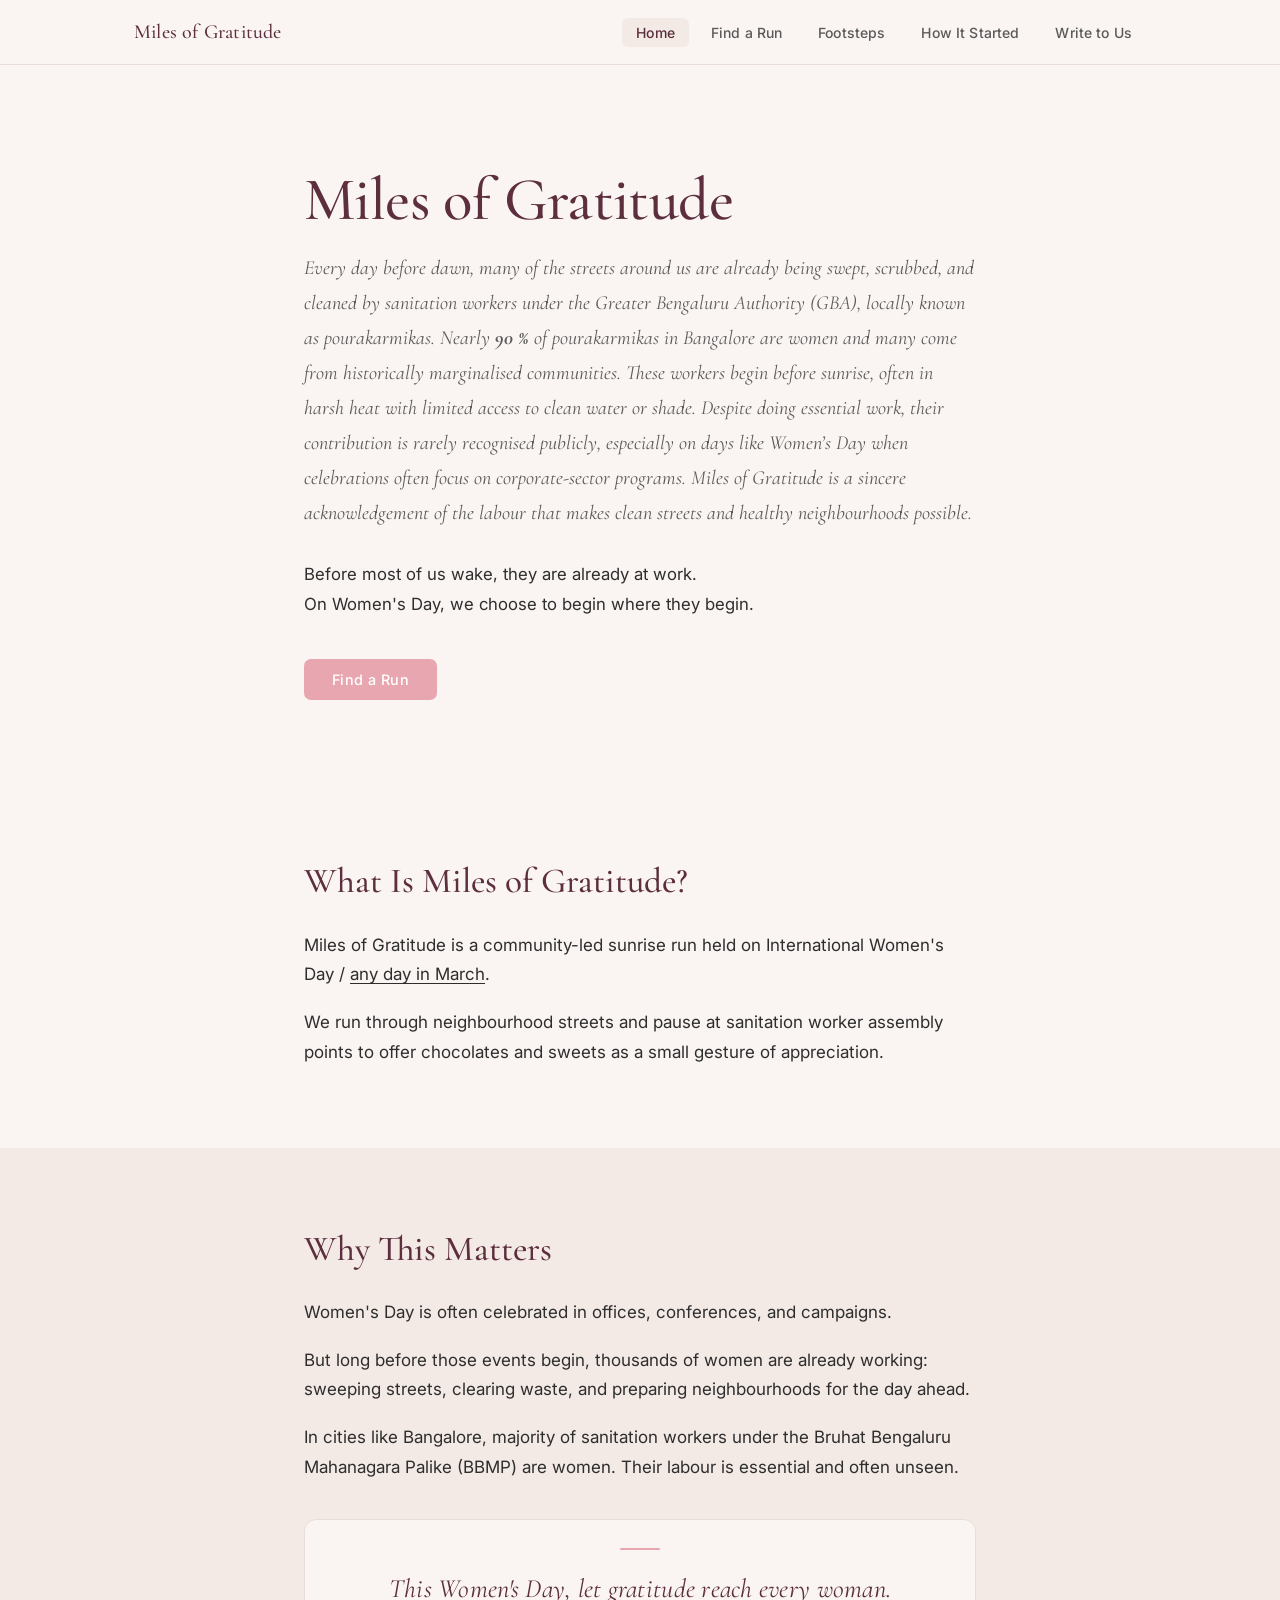
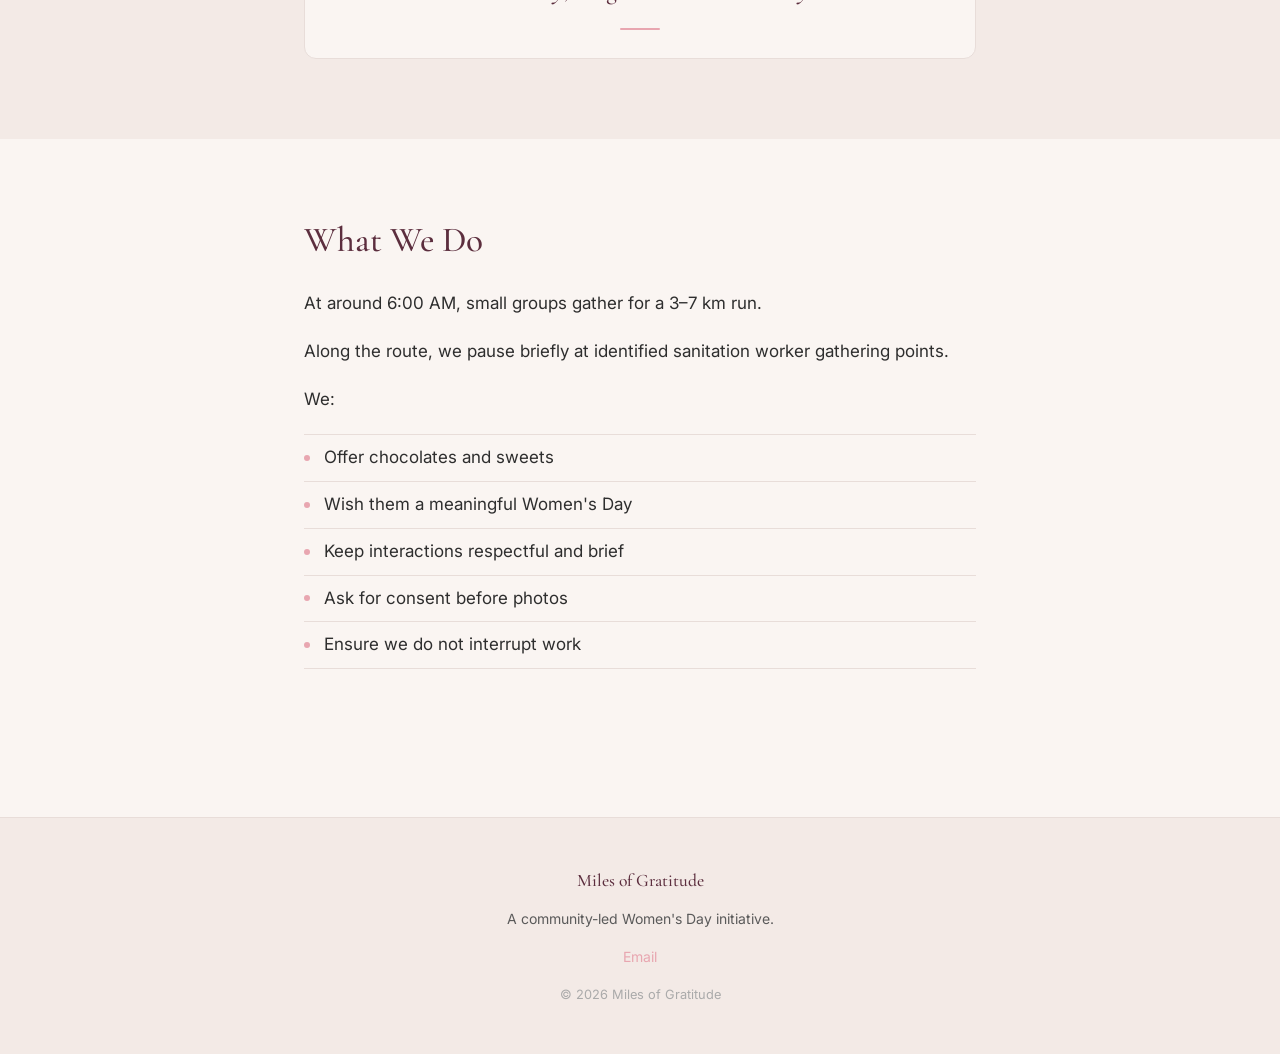
<file: index.html>
<!DOCTYPE html>
<html lang="en">
<head>
  <meta charset="UTF-8" />
  <meta name="viewport" content="width=device-width, initial-scale=1.0" />
  <title>Miles of Gratitude</title>
  <link rel="preconnect" href="https://fonts.googleapis.com" />
  <link rel="preconnect" href="https://fonts.gstatic.com" crossorigin />
  <link href="https://fonts.googleapis.com/css2?family=Cormorant+Garamond:ital,wght@0,400;0,500;0,600;1,400;1,500&family=Inter:wght@400;500&display=swap" rel="stylesheet" />
  <link rel="stylesheet" href="styles.css" />
</head>
<body>

  <!-- NAV -->
  <header class="site-header">
    <div class="container header-inner">
      <a class="logo" href="#" onclick="showTab('home')">Miles of Gratitude</a>
      <nav class="site-nav">
        <button class="nav-link active" onclick="showTab('home')">Home</button>
        <button class="nav-link" onclick="showTab('find')">Find a Run</button>
        <button class="nav-link" onclick="showTab('footsteps')">Footsteps</button>
        <button class="nav-link" onclick="showTab('origin')">How It Started</button>
        <button class="nav-link" onclick="showTab('write')">Write to Us</button>
      </nav>
    </div>
  </header>

  <!-- HOME -->
  <main id="tab-home" class="tab-content active">

    <!-- Hero -->
    <section class="hero">
      <div class="container hero-inner">
        <h1 class="hero-title">Miles of Gratitude</h1>
        <p class="hero-subtitle">Every day before dawn, many of the streets around us are already being swept, scrubbed, and cleaned by sanitation workers under the Greater Bengaluru Authority (GBA), locally known as pourakarmikas.
          Nearly <B>90 %</B>  of pourakarmikas in Bangalore are women and many come from historically marginalised communities.
          These workers begin before sunrise, often in harsh heat with limited access to clean water or shade.
          Despite doing essential work, their contribution is rarely recognised publicly, especially on days like Women’s Day when celebrations often focus on corporate-sector programs.
          
          Miles of Gratitude is a sincere acknowledgement of the labour that makes clean streets and healthy neighbourhoods possible.</p>
        <p class="hero-body">
          Before most of us wake, they are already at work.<br />
          On Women's Day, we choose to begin where they begin.
        </p>
        <button class="btn" onclick="showTab('find')">Find a Run</button>
      </div>
    </section>

    <!-- What Is -->
    <section class="section">
      <div class="container narrow">
        <h2>What Is Miles of Gratitude?</h2>
        <p>Miles of Gratitude is a community-led sunrise run held on International Women's Day / <mark class="text-highlight">any day in March</mark>.</p>
        <p>We run through neighbourhood streets and pause at sanitation worker assembly points to offer chocolates and sweets as a small gesture of appreciation.</p>
      </div>
    </section>

    <!-- Why This Matters -->
    <section class="section section-tinted">
      <div class="container narrow">
        <h2>Why This Matters</h2>
        <p>Women's Day is often celebrated in offices, conferences, and campaigns.</p>
        <p>But long before those events begin, thousands of women are already working: sweeping streets, clearing waste, and preparing neighbourhoods for the day ahead.</p>
        <p>In cities like Bangalore, majority of sanitation workers under the Bruhat Bengaluru Mahanagara Palike (BBMP) are women. Their labour is essential and often unseen.</p>
        <div class="gratitude-callout">
          <span class="gratitude-callout-text">This Women's Day, let gratitude reach every woman.</span>
        </div>
      </div>
    </section>

    <!-- What We Do -->
    <section class="section">
      <div class="container narrow">
        <h2>What We Do</h2>
        <p>At around 6:00 AM, small groups gather for a 3–7 km run.</p>
        <p>Along the route, we pause briefly at identified sanitation worker gathering points.</p>
        <p>We:</p>
        <ul class="clean-list">
          <li>Offer chocolates and sweets</li>
          <li>Wish them a meaningful Women's Day</li>
          <li>Keep interactions respectful and brief</li>
          <li>Ask for consent before photos</li>
          <li>Ensure we do not interrupt work</li>
        </ul>
      </div>
    </section>


  </main>

  <!-- FIND A RUN -->
  <main id="tab-find" class="tab-content">

    <section class="hero hero-small">
      <div class="container hero-inner">
        <h1 class="hero-title">Find a Run Near You</h1>
        <p class="hero-body">
          If there is already a run happening in your city, we invite you to join.<br /><br />
          You don't need to be a seasoned runner, , this run is more about showing up and being present.<br />
    
        </p>
      </div>
    </section>

    <section class="section">
      <div class="container narrow">
        <h2>Upcoming Runs</h2>
        <div id="runs-container">
          <p id="runs-loading" style="color:#888;font-style:italic;">Loading runs…</p>
        </div>

        <div class="info-card">
          <div class="info-card-header">
            <svg class="info-icon" xmlns="http://www.w3.org/2000/svg" width="20" height="20" viewBox="0 0 24 24" fill="none" stroke="currentColor" stroke-width="2" stroke-linecap="round" stroke-linejoin="round" aria-hidden="true">
              <circle cx="12" cy="12" r="10"/>
              <line x1="12" y1="8" x2="12" y2="8"/>
              <line x1="12" y1="12" x2="12" y2="16"/>
            </svg>
            <span class="info-card-title">Assembly Times in Bangalore</span>
          </div>
          <p class="info-card-body">Sanitation workers in Bangalore gather at local assembly points before beginning their work routes. If you're joining a run, aim to be at an assembly point during one of these times:</p>
          <ul class="info-times-list">
            <li><span class="time-label">6:30 AM</span><span class="time-desc">Morning shift</span></li>
            <li><span class="time-label">10:30 AM</span><span class="time-desc">Midday shift</span></li>
            <li><span class="time-label">2:00 PM</span><span class="time-desc">Afternoon shift</span></li>
          </ul>
        </div>
      </div>
    </section>

    <section class="section section-tinted">
      <div class="container narrow">
        <h2>Don't See Your City?</h2>
        <p>Miles of Gratitude grows one city at a time.</p>
        <p>If there isn't a run listed in your area yet, you can organise one.</p>
        <p>You will need:</p>
        <ul class="clean-list">
          <li>A safe sunrise route (3–7 km)</li>
          <li>Identified sanitation worker assembly points</li>
          <li>Chocolates, sweets, or anything small you want to offer</li>
          <li>A commitment to respect</li>
          <li>Ask your friends if they want to join!</li>
        </ul>
        <button class="btn btn-outline" onclick="showTab('write')">Write to Us to Host a Run</button>
      </div>
    </section>

    <section class="section">
      <div class="container narrow">
        <h2>Before You Join or Host</h2>
        <p>Please remember:</p>
        <ul class="clean-list">
          <li>Keep groups small and manageable.</li>
          <li>Do not interrupt workers while they are actively working.</li>
          <li>Always ask for consent if you want to take photographs. (We'd reccomend you live in the moment than on the phone!)</li>
          <li>Avoid blocking roads or creating inconvenience.</li>
          <li>Keep the focus on gratitude, not attention.</li>
        </ul>
        <p class="highlight-line">Miles of Gratitude is quiet by design.</p>
      </div>
    </section>

  </main>

  <!-- FOOTSTEPS -->
  <main id="tab-footsteps" class="tab-content">

    <section class="hero hero-small">
      <div class="container hero-inner">
        <h1 class="hero-title">Footsteps</h1>
        <p class="hero-body">
          Every run leaves a mark. Here are the places Miles of Gratitude has reached so far.
        </p>
      </div>
    </section>

    <section class="section">
      <div class="container narrow">
        <div class="footsteps-timeline">

          <div class="footstep-entry">
            <div class="footstep-marker">
              <img src="pink-pair-footsteps.jpeg" alt="" class="footstep-icon" aria-hidden="true" />
              <svg class="footstep-curl" viewBox="0 0 32 120" xmlns="http://www.w3.org/2000/svg" aria-hidden="true">
                <path d="M16 0 C 30 20, 2 40, 16 60 C 30 80, 2 100, 16 120" stroke="#E8A6B0" stroke-width="2" fill="none" stroke-linecap="round"/>
              </svg>
            </div>
            <div class="footstep-card">
              <div class="footstep-meta">
                <span class="footstep-city">Bangalore</span>
                <span class="footstep-location">BTM Layout</span>
              </div>
              <p class="footstep-story">Chocolates and sweets were distributed to over <strong>50 sanitation workers</strong> who had gathered before their morning shift. A small gesture met with warm smiles at the break of dawn.</p>
              <div class="footstep-photos">
                <img src="btm-1.jpg" alt="BTM Layout event" class="footstep-photo" />
                <img src="btm-2.jpg" alt="BTM Layout event" class="footstep-photo" />
              </div>
            </div>
          </div>

          <div class="footstep-entry">
            <div class="footstep-marker">
              <img src="pink-pair-footsteps.jpeg" alt="" class="footstep-icon" aria-hidden="true" />
            </div>
            <div class="footstep-card">
              <div class="footstep-meta">
                <span class="footstep-city">Delhi</span>
                <span class="footstep-location">Rohini and Pitampura</span>
              </div>
              <p class="footstep-story">Biscuits were distributed to over <strong>40 women</strong>. A small gesture, a long way from home. Proof that this can happen anywhere.</p>
              <div class="footstep-photos-placeholder" data-event="delhi">
                <span class="footstep-photos-label">Photos coming soon</span>
              </div>
            </div>
          </div>

        </div>
      </div>
    </section>

    <section class="section closing-section">
      <div class="container narrow center">
        <p class="closing-quote">Every step counts. Every city matters.</p>
      </div>
    </section>

  </main>

  <!-- HOW IT STARTED -->
  <main id="tab-origin" class="tab-content">

    <section class="hero hero-small">
      <div class="container hero-inner">
        <h1 class="hero-title">How It Started</h1>
      </div>
    </section>

    <section class="section">
      <div class="container narrow">
        <div class="origin-profile">
          <img src="profile.jpg" alt="Varuni" class="origin-photo" />
          <p class="origin-name">Varuni</p>
        </div>
        <div class="origin-story">
          <p>On Women's Day, I walked past a sanitation worker at my college and wished her a Happy Women's Day.</p>
          <p>She looked at me and asked: "What's that?"</p>
          <p>She had never heard of it.</p>
          <p>That question stayed with me. Not because it was sad, but because it was honest. Women's Day, as it is usually observed, had simply never reached her.</p>
          <p>Miles of Gratitude began as an attempt to close that distance. Not with speeches or campaigns, but with a run, a pause, and something sweet offered with a smile.</p>
        </div>
      </div>
    </section>


  </main>

  <!-- WRITE TO US -->
  <main id="tab-write" class="tab-content">

    <section class="hero hero-small">
      <div class="container hero-inner">
        <h1 class="hero-title">Write to Us</h1>
        <p class="hero-body">
          If you would like to join a run, host one in your city, collaborate,<br />
          or simply share your thoughts, we would love to hear from you.
        </p>
      </div>
    </section>

    <section class="section">
      <div class="container narrow">
        <form class="contact-form" action="https://formspree.io/f/xpqyawak" method="POST">

          <input type="hidden" name="_subject" value="New Miles of Gratitude message" />

          <div class="form-group">
            <label for="name">Full Name</label>
            <input type="text" id="name" name="name" required placeholder="Your name" />
          </div>

          <div class="form-group">
            <label for="email">Email Address</label>
            <input type="email" id="email" name="email" required placeholder="your@email.com" />
          </div>

          <div class="form-group">
            <label for="phone">Phone Number <span class="optional">(optional)</span></label>
            <input type="tel" id="phone" name="phone" placeholder="+91 00000 00000" />
          </div>

          <div class="form-group">
            <label for="city">City</label>
            <input type="text" id="city" name="city" required placeholder="Your city" />
          </div>

          <div class="form-group">
            <label for="message">Message</label>
            <textarea id="message" name="message" rows="5" placeholder="Tell us what's on your mind…"></textarea>
          </div>

          <div class="form-group">
            <p class="checkbox-label-header">I am interested in:</p>
            <div class="checkbox-group">
              <label class="checkbox-item">
                <input type="checkbox" name="intent" value="join" />
                <span>Joining a run</span>
              </label>
              <label class="checkbox-item">
                <input type="checkbox" name="intent" value="host" />
                <span>Hosting a run</span>
              </label>
              <label class="checkbox-item">
                <input type="checkbox" name="intent" value="volunteer" />
                <span>Volunteering</span>
              </label>
            </div>
          </div>

          <button type="submit" class="btn">Send</button>
        </form>

        <div id="form-success" class="form-success hidden">
          <p>Miles of Gratitude grows slowly and intentionally.<br />One dawn. One street. One city at a time.</p>
          <p>Thank you for writing to us.</p>
        </div>
      </div>
    </section>

  </main>

  <!-- FOOTER -->
  <footer class="site-footer">
    <div class="container footer-inner">
      <p class="footer-brand">Miles of Gratitude</p>
      <p class="footer-tagline">A community-led Women's Day initiative.</p>
      <div class="footer-links">
        <a href="mailto:varunihk7@gmail.com">Email</a>
      </div>
      <p class="footer-copy">© 2026 Miles of Gratitude</p>
    </div>
  </footer>

  <script src="script.js"></script>
</body>
</html>
</file>
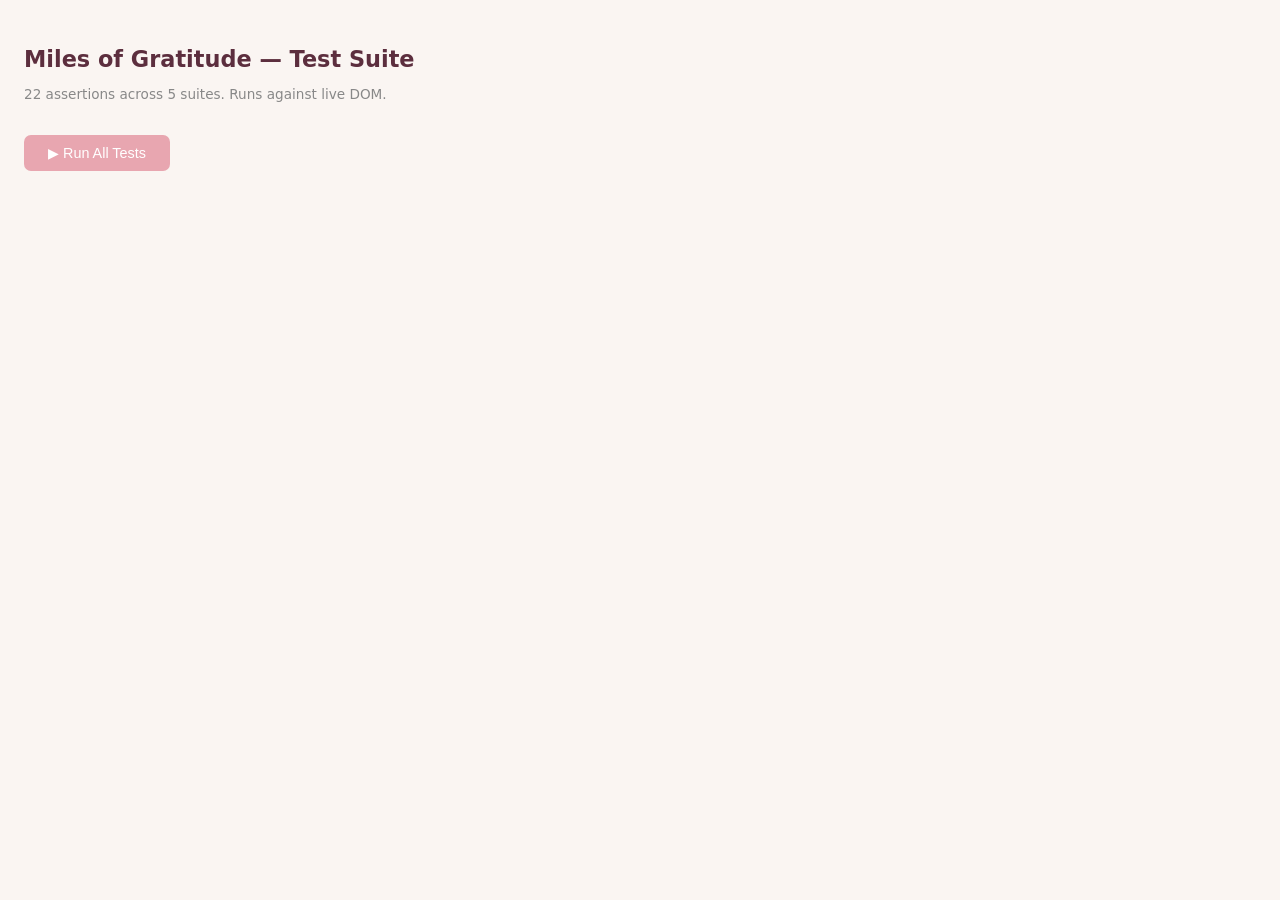
<file: tests.html>
<!DOCTYPE html>
<html lang="en">
<head>
  <meta charset="UTF-8" />
  <meta name="viewport" content="width=device-width, initial-scale=1.0" />
  <title>Tests — Miles of Gratitude</title>
  <link rel="stylesheet" href="styles.css" />
  <style>
    #test-panel {
      position: fixed; top: 0; left: 0; right: 0; bottom: 0;
      background: #FAF5F2; overflow-y: auto;
      z-index: 9999; padding: 40px 24px; font-family: 'Inter', system-ui, sans-serif;
    }
    #test-panel h1 { font-size: 1.4rem; color: #5C2E3E; margin-bottom: 4px; }
    #test-panel .subtitle { color: #888; font-size: 0.85rem; margin-bottom: 28px; }
    .run-btn {
      background: #E8A6B0; color: #fff; border: none;
      padding: 10px 24px; border-radius: 7px; font-size: 0.9rem;
      font-weight: 500; cursor: pointer; margin-bottom: 32px;
    }
    .run-btn:hover { background: #D98C99; }
    .summary {
      display: flex; gap: 32px; background: #fff;
      border: 1px solid #e8ddd9; border-radius: 10px;
      padding: 20px 28px; margin-bottom: 32px;
    }
    .stat { text-align: center; }
    .stat-num { font-size: 2rem; font-weight: 700; }
    .stat-label { font-size: 0.75rem; color: #888; }
    .green { color: #2d6a4f; } .red { color: #c0392b; } .yellow { color: #b7791f; }
    .suite { margin-bottom: 32px; }
    .suite-title {
      font-size: 0.85rem; font-weight: 700; color: #5C2E3E;
      text-transform: uppercase; letter-spacing: 0.06em;
      border-bottom: 2px solid #E8A6B0; padding-bottom: 6px; margin-bottom: 12px;
    }
    .test { display: flex; align-items: flex-start; gap: 12px; padding: 10px 0; border-bottom: 1px solid #f0e8e4; }
    .badge {
      flex-shrink: 0; font-size: 0.7rem; font-weight: 700;
      padding: 2px 9px; border-radius: 10px; margin-top: 3px;
    }
    .pass { background: #d4edda; color: #155724; }
    .fail { background: #f8d7da; color: #721c24; }
    .test-name { font-size: 0.88rem; font-weight: 500; }
    .test-detail { font-size: 0.78rem; color: #999; margin-top: 2px; }
  </style>
</head>
<body>

<!-- Minimal DOM mirror for testing (hidden) -->
<div style="display:none" id="test-dom">
  <header class="site-header">
    <div class="container header-inner">
      <a class="logo" href="#" onclick="showTab('home')">Miles of Gratitude</a>
      <nav class="site-nav">
        <button class="nav-link active" onclick="showTab('home')">Home</button>
        <button class="nav-link" onclick="showTab('find')">Find a Run</button>
        <button class="nav-link" onclick="showTab('write')">Write to Us</button>
      </nav>
    </div>
  </header>

  <main id="tab-home" class="tab-content active">
    <section class="hero">
      <div class="container hero-inner">
        <h1 class="hero-title">Miles of Gratitude</h1>
        <p class="hero-subtitle">A sunrise run in honour of the women who clean our cities.</p>
      </div>
    </section>
  </main>

  <main id="tab-find" class="tab-content">
    <div class="run-card"><h3>Bangalore – BTM Layout</h3></div>
  </main>

  <main id="tab-write" class="tab-content">
    <form class="contact-form" action="https://formspree.io/f/xpqyawak" method="POST">
      <input type="text"  id="name"    name="name"    required />
      <input type="email" id="email"   name="email"   required />
      <input type="tel"   id="phone"   name="phone" />
      <input type="text"  id="city"    name="city"    required />
      <textarea id="message" name="message"></textarea>
      <input type="checkbox" name="intent" value="join" />
      <input type="checkbox" name="intent" value="host" />
      <input type="checkbox" name="intent" value="volunteer" />
    </form>
    <div id="form-success" class="form-success hidden"></div>
  </main>

  <footer class="site-footer">
    <p class="footer-brand">Miles of Gratitude</p>
    <p class="footer-copy">© 2026 Miles of Gratitude</p>
  </footer>
</div>

<!-- Test panel -->
<div id="test-panel">
  <h1>Miles of Gratitude — Test Suite</h1>
  <p class="subtitle">22 assertions across 5 suites. Runs against live DOM.</p>
  <button class="run-btn" onclick="runAll()">▶ Run All Tests</button>
  <div id="summary" class="summary" style="display:none">
    <div class="stat"><div class="stat-num green" id="s-pass">0</div><div class="stat-label">Passed</div></div>
    <div class="stat"><div class="stat-num red"   id="s-fail">0</div><div class="stat-label">Failed</div></div>
  </div>
  <div id="output"></div>
</div>

<script src="script.js"></script>
<script>
const results = [];

function assert(suite, name, condition, detail) {
  results.push({ suite, name, status: condition ? 'pass' : 'fail', detail: detail || '' });
}

function runAll() {
  results.length = 0;

  // ── 1: Page Structure ──────────────────────────────────
  assert('Page Structure', 'Home tab exists in DOM',         !!document.getElementById('tab-home'));
  assert('Page Structure', 'Find tab exists in DOM',         !!document.getElementById('tab-find'));
  assert('Page Structure', 'Write tab exists in DOM',        !!document.getElementById('tab-write'));
  assert('Page Structure', 'Nav has exactly 3 links',
    document.querySelectorAll('.nav-link').length === 3,
    `Found ${document.querySelectorAll('.nav-link').length}`);

  // ── 2: Default State ───────────────────────────────────
  // Reset to default first
  showTab('home');

  assert('Default State', 'Home tab is active on load',
    document.getElementById('tab-home').classList.contains('active'));
  assert('Default State', 'Find tab is hidden on load',
    !document.getElementById('tab-find').classList.contains('active'));
  assert('Default State', 'Write tab is hidden on load',
    !document.getElementById('tab-write').classList.contains('active'));
  assert('Default State', 'Home nav link is active',
    document.querySelectorAll('.nav-link')[0].classList.contains('active'));

  // ── 3: Tab Navigation ──────────────────────────────────
  showTab('find');
  assert('Tab Navigation', 'showTab("find") shows Find tab',
    document.getElementById('tab-find').classList.contains('active'));
  assert('Tab Navigation', 'showTab("find") hides Home tab',
    !document.getElementById('tab-home').classList.contains('active'));
  assert('Tab Navigation', 'showTab("find") activates correct nav link',
    document.querySelectorAll('.nav-link')[1].classList.contains('active'));

  showTab('write');
  assert('Tab Navigation', 'showTab("write") shows Write tab',
    document.getElementById('tab-write').classList.contains('active'));
  assert('Tab Navigation', 'Only one tab active at a time',
    document.querySelectorAll('.tab-content.active').length === 1,
    `${document.querySelectorAll('.tab-content.active').length} active simultaneously`);

  showTab('home');
  assert('Tab Navigation', 'showTab("home") returns to Home',
    document.getElementById('tab-home').classList.contains('active'));

  // ── 4: Contact Form ────────────────────────────────────
  const form = document.querySelector('.contact-form');
  assert('Contact Form', 'Form element exists',              !!form);
  assert('Contact Form', 'Formspree endpoint is correct',
    form && form.action === 'https://formspree.io/f/xpqyawak',
    `action="${form ? form.action : 'missing'}"`);
  assert('Contact Form', 'Name field is required',
    document.getElementById('name')?.required === true);
  assert('Contact Form', 'Email field is required',
    document.getElementById('email')?.required === true);
  assert('Contact Form', 'Phone field is optional (not required)',
    document.getElementById('phone')?.required === false);
  assert('Contact Form', 'City field is required',
    document.getElementById('city')?.required === true);
  assert('Contact Form', '3 intent checkboxes present',
    document.querySelectorAll('input[name="intent"]').length === 3,
    `Found ${document.querySelectorAll('input[name="intent"]').length}`);

  // ── 5: Content Integrity ───────────────────────────────
  assert('Content', 'Hero title is "Miles of Gratitude"',
    document.querySelector('.hero-title')?.textContent.trim() === 'Miles of Gratitude',
    `Got: "${document.querySelector('.hero-title')?.textContent.trim()}"`);
  assert('Content', 'Run card exists on Find tab',
    !!document.querySelector('.run-card'));
  assert('Content', 'Footer includes year 2026',
    document.querySelector('.footer-copy')?.textContent.includes('2026'));

  render();
}

function render() {
  const suites = {};
  results.forEach(r => {
    if (!suites[r.suite]) suites[r.suite] = [];
    suites[r.suite].push(r);
  });

  let html = '';
  for (const [suite, tests] of Object.entries(suites)) {
    html += `<div class="suite"><div class="suite-title">${suite}</div>`;
    tests.forEach(t => {
      html += `
        <div class="test">
          <span class="badge ${t.status}">${t.status === 'pass' ? 'PASS' : 'FAIL'}</span>
          <div>
            <div class="test-name">${t.name}</div>
            ${t.detail ? `<div class="test-detail">${t.detail}</div>` : ''}
          </div>
        </div>`;
    });
    html += '</div>';
  }
  document.getElementById('output').innerHTML = html;

  const pass = results.filter(r => r.status === 'pass').length;
  const fail = results.filter(r => r.status === 'fail').length;
  document.getElementById('s-pass').textContent = pass;
  document.getElementById('s-fail').textContent = fail;
  document.getElementById('summary').style.display = 'flex';
}
</script>
</body>
</html>
</file>
<file: styles.css>
/* ─── RESET ─────────────────────────────────────────────── */
*, *::before, *::after {
  box-sizing: border-box;
  margin: 0;
  padding: 0;
}

/* ─── TOKENS ─────────────────────────────────────────────── */
:root {
  --dawn-pink:    #E8A6B0;
  --dawn-hover:   #D98C99;
  --plum:         #5C2E3E;
  --cream:        #FAF5F2;
  --cream-tinted: #F3EAE6;
  --charcoal:     #2E2E2E;
  --charcoal-mid: #5a5a5a;
  --border:       #e8ddd9;

  --font-serif: 'Cormorant Garamond', Georgia, serif;
  --font-sans:  'Inter', system-ui, sans-serif;

  --max-w: 1060px;
  --narrow-w: 720px;
}

/* ─── BASE ───────────────────────────────────────────────── */
html {
  scroll-behavior: smooth;
}

body {
  background: var(--cream);
  color: var(--charcoal);
  font-family: var(--font-sans);
  font-size: 17px;
  line-height: 1.75;
  -webkit-font-smoothing: antialiased;
}

/* ─── CONTAINER ──────────────────────────────────────────── */
.container {
  width: 100%;
  max-width: var(--max-w);
  margin: 0 auto;
  padding: 0 24px;
}

.container.narrow {
  max-width: var(--narrow-w);
}

/* ─── HEADER ─────────────────────────────────────────────── */
.site-header {
  background: var(--cream);
  border-bottom: 1px solid var(--border);
  position: sticky;
  top: 0;
  z-index: 100;
}

.header-inner {
  display: flex;
  align-items: center;
  justify-content: space-between;
  height: 64px;
}

.logo {
  font-family: var(--font-serif);
  font-size: 1.25rem;
  font-weight: 500;
  color: var(--plum);
  text-decoration: none;
  letter-spacing: 0.01em;
}

.site-nav {
  display: flex;
  gap: 8px;
}

.nav-link {
  background: none;
  border: none;
  cursor: pointer;
  font-family: var(--font-sans);
  font-size: 0.875rem;
  font-weight: 500;
  color: var(--charcoal-mid);
  padding: 6px 14px;
  border-radius: 6px;
  transition: color 0.18s, background 0.18s;
  letter-spacing: 0.01em;
}

.nav-link:hover {
  color: var(--plum);
  background: var(--cream-tinted);
}

.nav-link.active {
  color: var(--plum);
  background: var(--cream-tinted);
}

/* ─── TAB CONTENT ────────────────────────────────────────── */
.tab-content {
  display: none;
}

.tab-content.active {
  display: block;
}

/* ─── HERO ───────────────────────────────────────────────── */
.hero {
  padding: 100px 0 80px;
  background: var(--cream);
}

.hero-small {
  padding: 72px 0 60px;
}

.hero-inner {
  max-width: var(--narrow-w);
}

.hero-title {
  font-family: var(--font-serif);
  font-size: clamp(2.4rem, 5vw, 3.8rem);
  font-weight: 500;
  color: var(--plum);
  line-height: 1.15;
  margin-bottom: 16px;
  letter-spacing: -0.01em;
}

.hero-subtitle {
  font-family: var(--font-serif);
  font-size: 1.25rem;
  font-style: italic;
  color: var(--charcoal-mid);
  margin-bottom: 28px;
}

.hero-body {
  font-size: 1.05rem;
  color: var(--charcoal);
  margin-bottom: 40px;
  max-width: 540px;
  line-height: 1.8;
}

/* ─── BUTTONS ────────────────────────────────────────────── */
.btn {
  display: inline-block;
  background: var(--dawn-pink);
  color: #fff;
  border: none;
  cursor: pointer;
  font-family: var(--font-sans);
  font-size: 0.9rem;
  font-weight: 500;
  letter-spacing: 0.03em;
  padding: 12px 28px;
  border-radius: 7px;
  text-decoration: none;
  transition: background 0.18s;
}

.btn:hover {
  background: var(--dawn-hover);
}

.btn-outline {
  background: transparent;
  color: var(--plum);
  border: 1.5px solid var(--dawn-pink);
}

.btn-outline:hover {
  background: var(--dawn-pink);
  color: #fff;
}

/* ─── SECTIONS ───────────────────────────────────────────── */
.section {
  padding: 80px 0;
}

.section-tinted {
  background: var(--cream-tinted);
}

.section h2 {
  font-family: var(--font-serif);
  font-size: clamp(1.6rem, 3vw, 2.2rem);
  font-weight: 500;
  color: var(--plum);
  margin-bottom: 28px;
  line-height: 1.2;
}

.section p {
  margin-bottom: 18px;
  color: var(--charcoal);
}

.section p:last-child {
  margin-bottom: 0;
}

/* ─── TEXT VARIANTS ──────────────────────────────────────── */
.trio {
  font-family: var(--font-serif);
  font-style: italic;
  font-size: 1.1rem;
  line-height: 1.9;
  color: var(--charcoal-mid);
  margin: 28px 0;
}

.highlight-line {
  font-family: var(--font-serif);
  font-size: 1.1rem;
  font-style: italic;
  color: var(--plum);
  border-left: 3px solid var(--dawn-pink);
  padding-left: 16px;
  margin-top: 24px !important;
}

/* ─── LIST ───────────────────────────────────────────────── */
.clean-list {
  list-style: none;
  margin: 20px 0 28px;
  padding: 0;
}

.clean-list li {
  padding: 8px 0 8px 20px;
  position: relative;
  color: var(--charcoal);
  border-bottom: 1px solid var(--border);
}

.clean-list li:first-child {
  border-top: 1px solid var(--border);
}

.clean-list li::before {
  content: '';
  position: absolute;
  left: 0;
  top: 50%;
  transform: translateY(-50%);
  width: 6px;
  height: 6px;
  border-radius: 50%;
  background: var(--dawn-pink);
}

/* ─── CLOSING SECTION ────────────────────────────────────── */
.closing-section {
  background: var(--cream-tinted);
  text-align: center;
}

.closing-quote {
  font-family: var(--font-serif);
  font-size: clamp(1.5rem, 3vw, 2rem);
  font-style: italic;
  color: var(--plum);
  line-height: 1.7;
}

/* ─── RUN CARD ───────────────────────────────────────────── */
.run-card {
  background: #fff;
  border: 1px solid var(--border);
  border-radius: 10px;
  padding: 32px;
  margin-bottom: 32px;
}

.run-card h3 {
  font-family: var(--font-serif);
  font-size: 1.4rem;
  font-weight: 500;
  color: var(--plum);
  margin-bottom: 16px;
}

.run-meta {
  display: flex;
  flex-wrap: wrap;
  gap: 12px 24px;
  margin-bottom: 20px;
  font-size: 0.9rem;
  color: var(--charcoal-mid);
}

.run-card p {
  margin-bottom: 24px;
  color: var(--charcoal);
}

.run-location-link {
  color: var(--dawn-pink);
  text-decoration: none;
}

.run-location-link:hover {
  text-decoration: underline;
}

/* ─── TEXT HIGHLIGHT ─────────────────────────────────────── */
.text-highlight {
  background: none;
  color: inherit;
  text-decoration: underline;
  text-underline-offset: 3px;
}

/* ─── GRATITUDE CALLOUT ──────────────────────────────────── */
.gratitude-callout {
  margin-top: 36px;
  padding: 28px 32px;
  background: var(--cream);
  border: 1px solid var(--border);
  border-radius: 12px;
  text-align: center;
  position: relative;
}

.gratitude-callout::before {
  content: '';
  display: block;
  width: 40px;
  height: 2px;
  background: var(--dawn-pink);
  margin: 0 auto 18px;
  border-radius: 2px;
}

.gratitude-callout::after {
  content: '';
  display: block;
  width: 40px;
  height: 2px;
  background: var(--dawn-pink);
  margin: 18px auto 0;
  border-radius: 2px;
}

.gratitude-callout-text {
  font-family: var(--font-serif);
  font-size: clamp(1.3rem, 2.8vw, 1.65rem);
  font-style: italic;
  color: var(--plum);
  line-height: 1.6;
  letter-spacing: 0.01em;
}

/* ─── INFO CARD ──────────────────────────────────────────── */
.info-card {
  background: #fff;
  border: 1px solid var(--border);
  border-radius: 10px;
  padding: 24px 28px;
  margin-top: 32px;
}

.info-card-header {
  display: flex;
  align-items: center;
  gap: 10px;
  margin-bottom: 12px;
}

.info-icon {
  color: var(--dawn-pink);
  flex-shrink: 0;
}

.info-card-title {
  font-family: var(--font-serif);
  font-size: 1.1rem;
  font-weight: 500;
  color: var(--plum);
}

.info-card-body {
  font-size: 0.9rem;
  color: var(--charcoal-mid);
  line-height: 1.7;
  margin-bottom: 16px;
}

.info-times-list {
  list-style: none;
  padding: 0;
  margin: 0;
  display: flex;
  flex-direction: column;
  gap: 0;
}

.info-times-list li {
  display: flex;
  align-items: baseline;
  gap: 12px;
  padding: 10px 0;
  border-top: 1px solid var(--border);
}

.time-label {
  font-family: var(--font-sans);
  font-size: 0.9rem;
  font-weight: 500;
  color: var(--plum);
  min-width: 72px;
}

.time-desc {
  font-size: 0.875rem;
  color: var(--charcoal-mid);
}

/* ─── FORM ───────────────────────────────────────────────── */
.contact-form {
  display: flex;
  flex-direction: column;
  gap: 24px;
}

.form-group {
  display: flex;
  flex-direction: column;
  gap: 8px;
}

.form-group label {
  font-size: 0.875rem;
  font-weight: 500;
  color: var(--charcoal);
  letter-spacing: 0.02em;
}

.optional {
  font-weight: 400;
  color: var(--charcoal-mid);
}

.form-group input,
.form-group textarea {
  background: #fff;
  border: 1.5px solid var(--border);
  border-radius: 7px;
  padding: 12px 16px;
  font-family: var(--font-sans);
  font-size: 0.95rem;
  color: var(--charcoal);
  transition: border-color 0.18s;
  outline: none;
  resize: vertical;
}

.form-group input::placeholder,
.form-group textarea::placeholder {
  color: #bbb;
}

.form-group input:focus,
.form-group textarea:focus {
  border-color: var(--dawn-pink);
}

.checkbox-label-header {
  font-size: 0.875rem;
  font-weight: 500;
  color: var(--charcoal);
  margin-bottom: 4px;
}

.checkbox-group {
  display: flex;
  flex-direction: column;
  gap: 12px;
}

.checkbox-item {
  display: flex;
  align-items: center;
  gap: 12px;
  cursor: pointer;
  font-size: 0.95rem;
  color: var(--charcoal);
}

.checkbox-item input[type="checkbox"] {
  width: 18px;
  height: 18px;
  border: 1.5px solid var(--border);
  border-radius: 4px;
  cursor: pointer;
  accent-color: var(--dawn-pink);
  flex-shrink: 0;
  padding: 0;
}

/* ─── FORM SUCCESS ───────────────────────────────────────── */
.form-success {
  padding: 48px 0;
  text-align: center;
}

.form-success p {
  font-family: var(--font-serif);
  font-size: 1.15rem;
  font-style: italic;
  color: var(--charcoal-mid);
  line-height: 1.8;
  margin-bottom: 16px;
}

.hidden {
  display: none;
}

/* ─── ORIGIN STORY ───────────────────────────────────────── */
.origin-profile {
  display: flex;
  align-items: center;
  gap: 24px;
  margin-bottom: 40px;
}

.origin-photo {
  width: 80px;
  height: 80px;
  border-radius: 50%;
  object-fit: cover;
  flex-shrink: 0;
  border: 2px solid var(--border);
}

.origin-name {
  font-family: var(--font-serif);
  font-size: 1.3rem;
  font-weight: 500;
  color: var(--plum);
}

.origin-story p {
  font-size: 1.05rem;
  line-height: 1.9;
  margin-bottom: 22px;
  color: var(--charcoal);
}

/* ─── FOOTSTEPS TIMELINE ─────────────────────────────────── */
.footsteps-timeline {
  display: flex;
  flex-direction: column;
  gap: 0;
}

.footstep-entry {
  display: flex;
  gap: 28px;
  align-items: flex-start;
}

.footstep-marker {
  display: flex;
  flex-direction: column;
  align-items: center;
  padding-top: 6px;
  flex-shrink: 0;
  background: var(--cream);
  isolation: isolate;
}

.footstep-icon {
  width: 56px;
  height: 56px;
  object-fit: contain;
  flex-shrink: 0;
  mix-blend-mode: multiply;
}

.footstep-curl {
  width: 32px;
  flex: 1;
  min-height: 80px;
  margin-top: 4px;
}

.footstep-card {
  background: #fff;
  border: 1px solid var(--border);
  border-radius: 10px;
  padding: 28px 32px;
  margin-bottom: 32px;
  flex: 1;
}

.footstep-meta {
  display: flex;
  align-items: baseline;
  gap: 12px;
  margin-bottom: 14px;
}

.footstep-city {
  font-family: var(--font-serif);
  font-size: 1.4rem;
  font-weight: 500;
  color: var(--plum);
  line-height: 1.2;
}

.footstep-location {
  font-size: 0.875rem;
  color: var(--charcoal-mid);
}

.footstep-card p {
  color: var(--charcoal);
  margin-bottom: 20px;
  line-height: 1.8;
}

.footstep-photos {
  display: grid;
  grid-template-columns: repeat(auto-fill, minmax(200px, 1fr));
  gap: 12px;
  margin-top: 4px;
}

.footstep-photo {
  width: 100%;
  aspect-ratio: 4 / 3;
  object-fit: cover;
  border-radius: 8px;
  border: 1px solid var(--border);
}

.footstep-photos-placeholder {
  background: var(--cream-tinted);
  border: 1.5px dashed var(--border);
  border-radius: 8px;
  padding: 24px;
  text-align: center;
}

.footstep-photos-label {
  font-size: 0.875rem;
  color: var(--charcoal-mid);
  font-style: italic;
}

/* ─── FOOTER ─────────────────────────────────────────────── */
.site-footer {
  background: var(--cream-tinted);
  border-top: 1px solid var(--border);
  padding: 48px 0;
  margin-top: 40px;
}

.footer-inner {
  text-align: center;
  display: flex;
  flex-direction: column;
  align-items: center;
  gap: 10px;
}

.footer-brand {
  font-family: var(--font-serif);
  font-size: 1.1rem;
  font-weight: 500;
  color: var(--plum);
}

.footer-tagline {
  font-size: 0.875rem;
  color: var(--charcoal-mid);
}

.footer-links {
  display: flex;
  gap: 24px;
  margin: 4px 0;
}

.footer-links a {
  font-size: 0.875rem;
  color: var(--dawn-pink);
  text-decoration: none;
  transition: color 0.18s;
}

.footer-links a:hover {
  color: var(--plum);
}

.footer-copy {
  font-size: 0.8rem;
  color: #aaa;
}

/* ─── RESPONSIVE ─────────────────────────────────────────── */
@media (max-width: 640px) {
  .hero {
    padding: 64px 0 52px;
  }

  .hero-small {
    padding: 48px 0 40px;
  }

  .section {
    padding: 56px 0;
  }

  .header-inner {
    flex-direction: column;
    height: auto;
    padding: 12px 0;
    gap: 8px;
  }

  .site-nav {
    gap: 4px;
  }

  .nav-link {
    padding: 5px 10px;
    font-size: 0.82rem;
  }

  .run-card {
    padding: 24px;
  }

  .run-meta {
    flex-direction: column;
    gap: 8px;
  }
}
</file>
